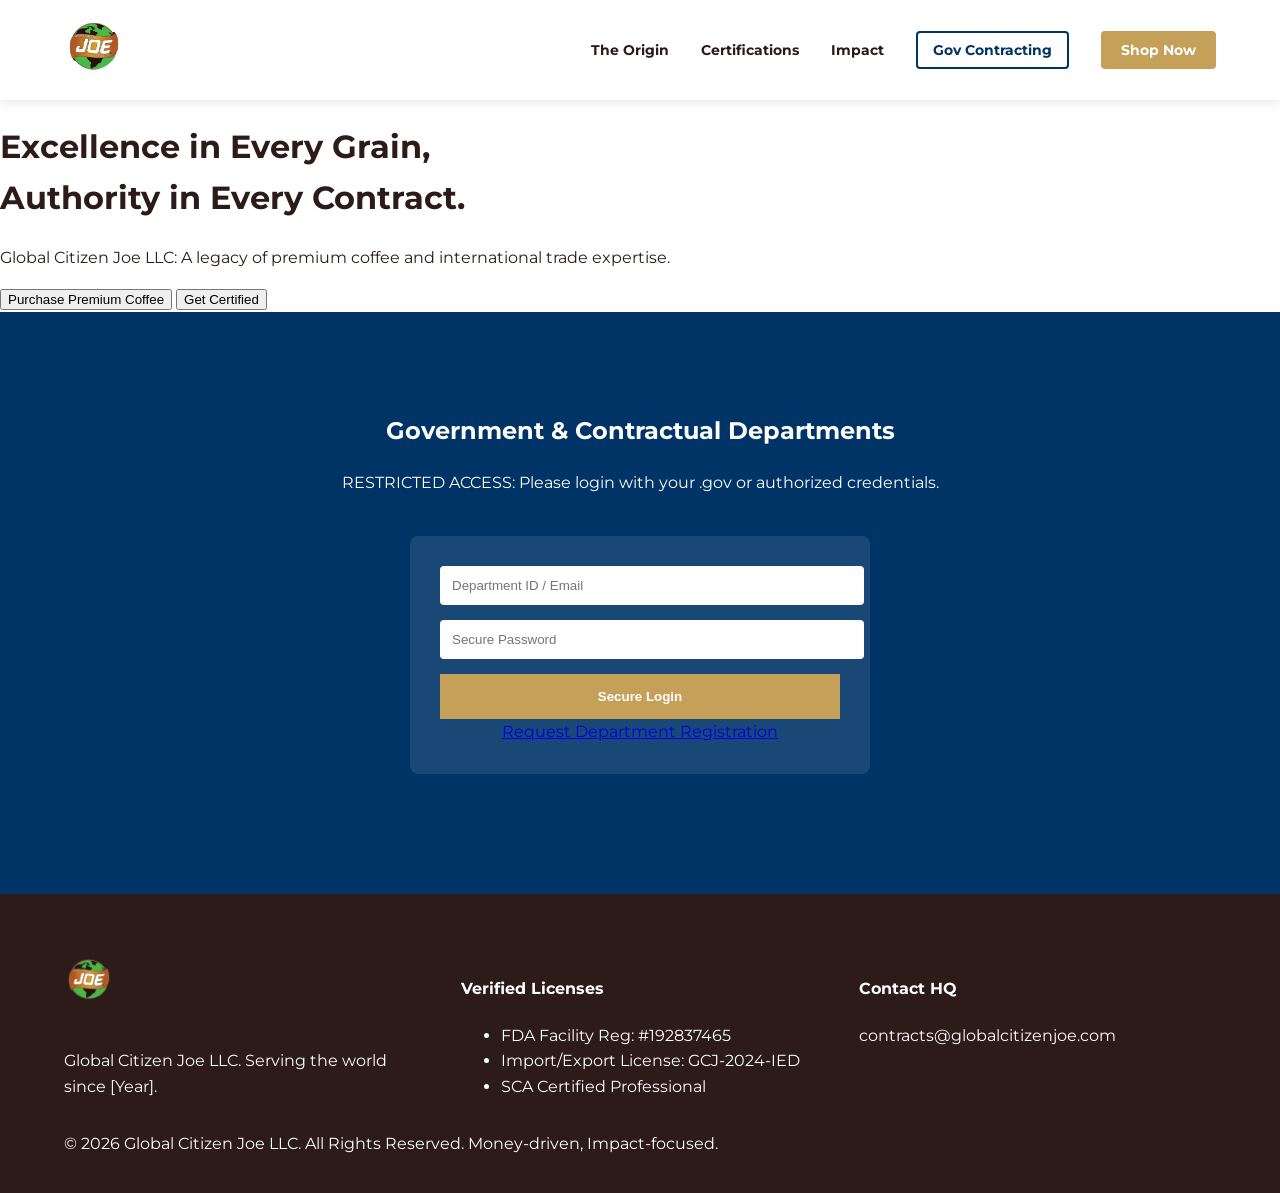
<file: index.html>
<!DOCTYPE html>
<html lang="en">
<head>
    <meta charset="UTF-8">
    <meta name="viewport" content="width=device-width, initial-scale=1.0">
    <title>Global Citizen Joe LLC | Coffee, Logistics & Certification</title>
    <link rel="stylesheet" href="style.css">
    <link href="https://fonts.googleapis.com/css2?family=Montserrat:wght@400;700&family=Playfair+Display:wght@700&display=swap" rel="stylesheet">
</head>
<body>

    <nav class="navbar">
        <div class="nav-container">
            <div class="logo">
                <img src="GCJJj.png" alt="Global Citizen Joe Logo">
            </div>
            <ul class="nav-links">
                <li><a href="#origin">The Origin</a></li>
                <li><a href="#certifications">Certifications</a></li>
                <li><a href="#sustainability">Impact</a></li>
                <li><a href="#government" class="gov-btn">Gov Contracting</a></li>
                <li><a href="#shop" class="shop-btn">Shop Now</a></li>
            </ul>
        </div>
    </nav>

    <header class="hero">
        <div class="hero-content">
            <h1>Excellence in Every Grain, <br>Authority in Every Contract.</h1>
            <p>Global Citizen Joe LLC: A legacy of premium coffee and international trade expertise.</p>
            <div class="hero-cta">
                <button onclick="location.href='#shop'">Purchase Premium Coffee</button>
                <button class="secondary" onclick="location.href='#certifications'">Get Certified</button>
            </div>
        </div>
    </header>

    <section id="government" class="gov-section">
        <div class="container">
            <h2>Government & Contractual Departments</h2>
            <p class="warning">RESTRICTED ACCESS: Please login with your .gov or authorized credentials.</p>
            <div class="gov-auth-box">
                <input type="text" placeholder="Department ID / Email">
                <input type="password" placeholder="Secure Password">
                <button class="gov-login-btn">Secure Login</button>
                <a href="#" class="reg-link">Request Department Registration</a>
            </div>
        </div>
    </section>

    <footer>
        <div class="footer-grid">
            <div class="footer-info">
                <img src="GCJJj.png" alt="GCJ Logo" class="footer-logo">
                <p>Global Citizen Joe LLC. Serving the world since [Year].</p>
            </div>
            <div class="footer-certs">
                <h4>Verified Licenses</h4>
                <ul>
                    <li>FDA Facility Reg: #192837465</li>
                    <li>Import/Export License: GCJ-2024-IED</li>
                    <li>SCA Certified Professional</li>
                </ul>
            </div>
            <div class="footer-contact">
                <h4>Contact HQ</h4>
                <p>contracts@globalcitizenjoe.com</p>
            </div>
        </div>
        <div class="footer-bottom">
            <p>&copy; 2026 Global Citizen Joe LLC. All Rights Reserved. Money-driven, Impact-focused.</p>
        </div>
    </footer>

</body>
</html>
</file>
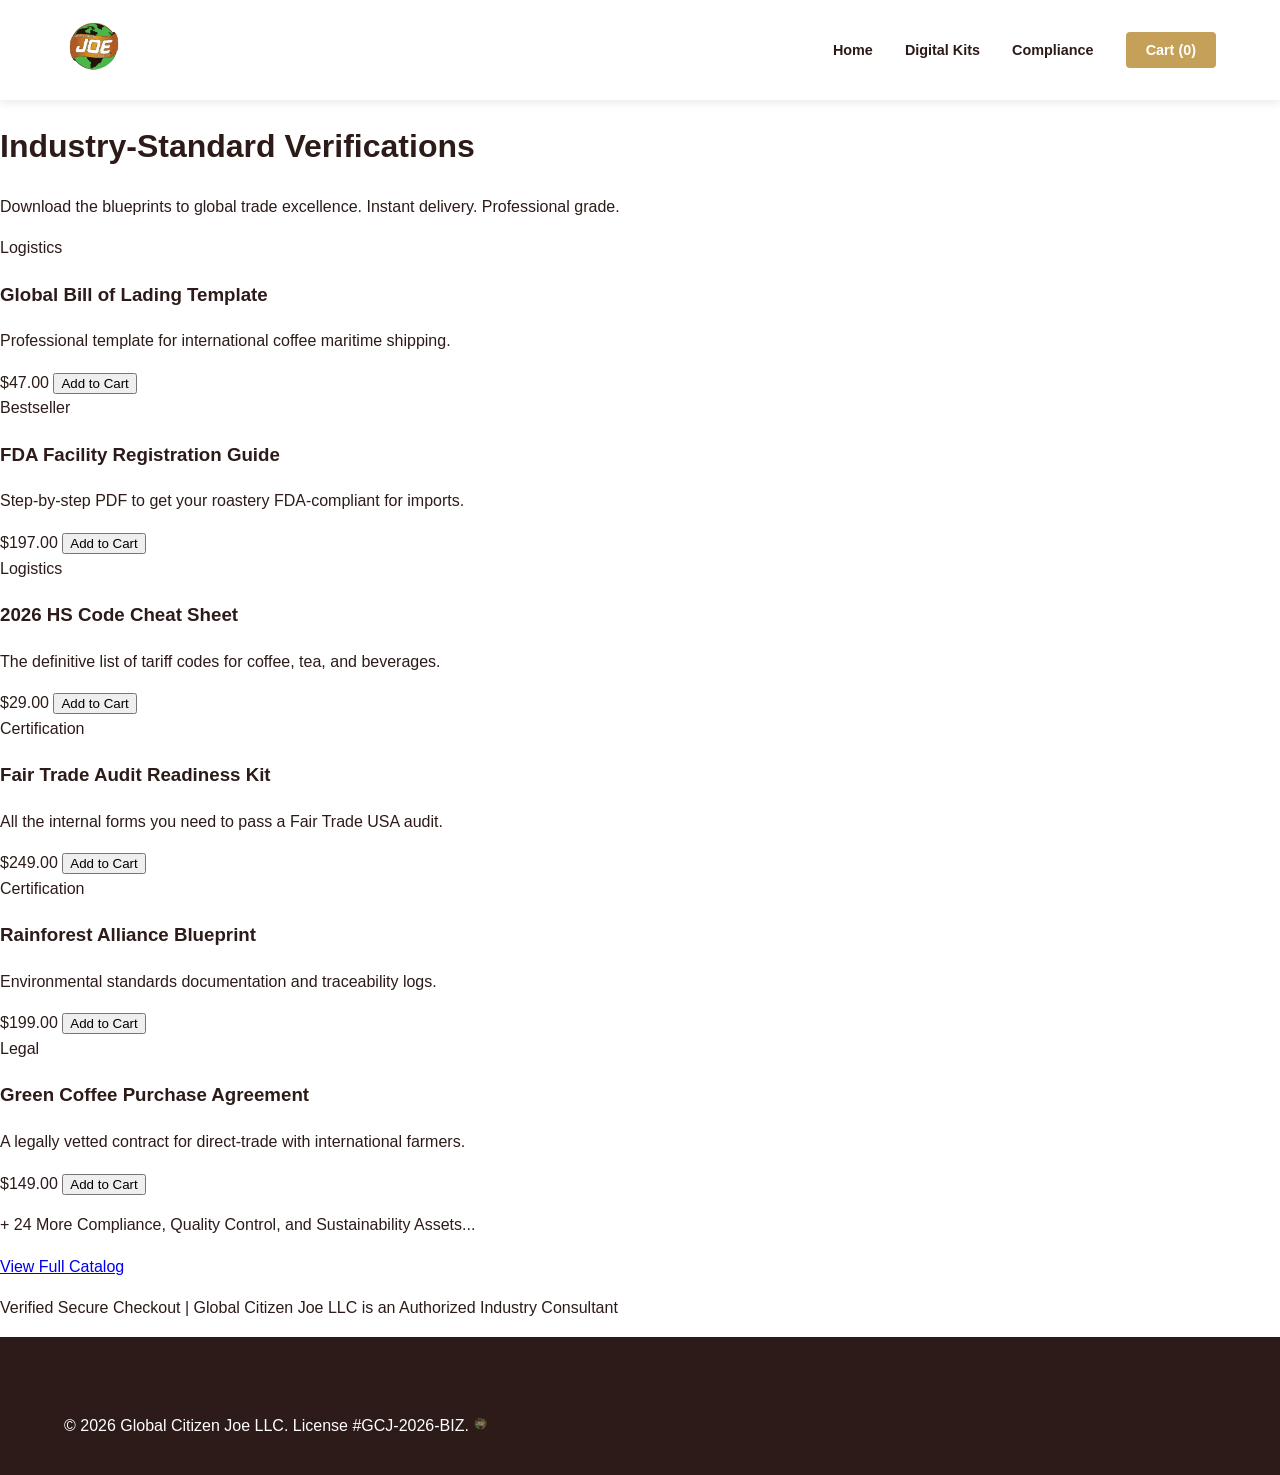
<file: shop.html>
<!DOCTYPE html>
<html lang="en">
<head>
    <meta charset="UTF-8">
    <meta name="viewport" content="width=device-width, initial-scale=1.0">
    <title>Compliance & Certification Shop | Global Citizen Joe LLC</title>
    <link rel="stylesheet" href="style.css">
</head>
<body>

    <nav class="navbar">
        <div class="nav-container">
            <div class="logo"><img src="GCJJj.png" alt="GCJ Logo"></div>
            <ul class="nav-links">
                <li><a href="index.html">Home</a></li>
                <li><a href="#digital-kits">Digital Kits</a></li>
                <li><a href="#compliance">Compliance</a></li>
                <li><a href="#" class="shop-btn">Cart (0)</a></li>
            </ul>
        </div>
    </nav>

    <header class="shop-hero">
        <div class="container">
            <h1>Industry-Standard Verifications</h1>
            <p>Download the blueprints to global trade excellence. Instant delivery. Professional grade.</p>
        </div>
    </header>

    <section id="digital-kits" class="shop-section">
        <div class="container">
            <div class="product-grid">
                
                <div class="product-card">
                    <span class="tag">Logistics</span>
                    <h3>Global Bill of Lading Template</h3>
                    <p>Professional template for international coffee maritime shipping.</p>
                    <span class="price">$47.00</span>
                    <button class="buy-btn">Add to Cart</button>
                </div>

                <div class="product-card highlight">
                    <span class="tag">Bestseller</span>
                    <h3>FDA Facility Registration Guide</h3>
                    <p>Step-by-step PDF to get your roastery FDA-compliant for imports.</p>
                    <span class="price">$197.00</span>
                    <button class="buy-btn">Add to Cart</button>
                </div>

                <div class="product-card">
                    <span class="tag">Logistics</span>
                    <h3>2026 HS Code Cheat Sheet</h3>
                    <p>The definitive list of tariff codes for coffee, tea, and beverages.</p>
                    <span class="price">$29.00</span>
                    <button class="buy-btn">Add to Cart</button>
                </div>

                <div class="product-card">
                    <span class="tag">Certification</span>
                    <h3>Fair Trade Audit Readiness Kit</h3>
                    <p>All the internal forms you need to pass a Fair Trade USA audit.</p>
                    <span class="price">$249.00</span>
                    <button class="buy-btn">Add to Cart</button>
                </div>

                <div class="product-card">
                    <span class="tag">Certification</span>
                    <h3>Rainforest Alliance Blueprint</h3>
                    <p>Environmental standards documentation and traceability logs.</p>
                    <span class="price">$199.00</span>
                    <button class="buy-btn">Add to Cart</button>
                </div>

                <div class="product-card">
                    <span class="tag">Legal</span>
                    <h3>Green Coffee Purchase Agreement</h3>
                    <p>A legally vetted contract for direct-trade with international farmers.</p>
                    <span class="price">$149.00</span>
                    <button class="buy-btn">Add to Cart</button>
                </div>

                <div class="product-placeholder">
                    <p>+ 24 More Compliance, Quality Control, and Sustainability Assets...</p>
                    <a href="#">View Full Catalog</a>
                </div>

            </div>
        </div>
    </section>

    <section class="trust-bar">
        <div class="container">
            <p>Verified Secure Checkout | Global Citizen Joe LLC is an Authorized Industry Consultant</p>
        </div>
    </section>

    <footer>
        <div class="footer-bottom">
            <p>&copy; 2026 Global Citizen Joe LLC. License #GCJ-2026-BIZ. 
               <img src="GCJJj.png" height="15" style="opacity: 0.5;">
            </p>
        </div>
    </footer>

</body>
</html>
</file>
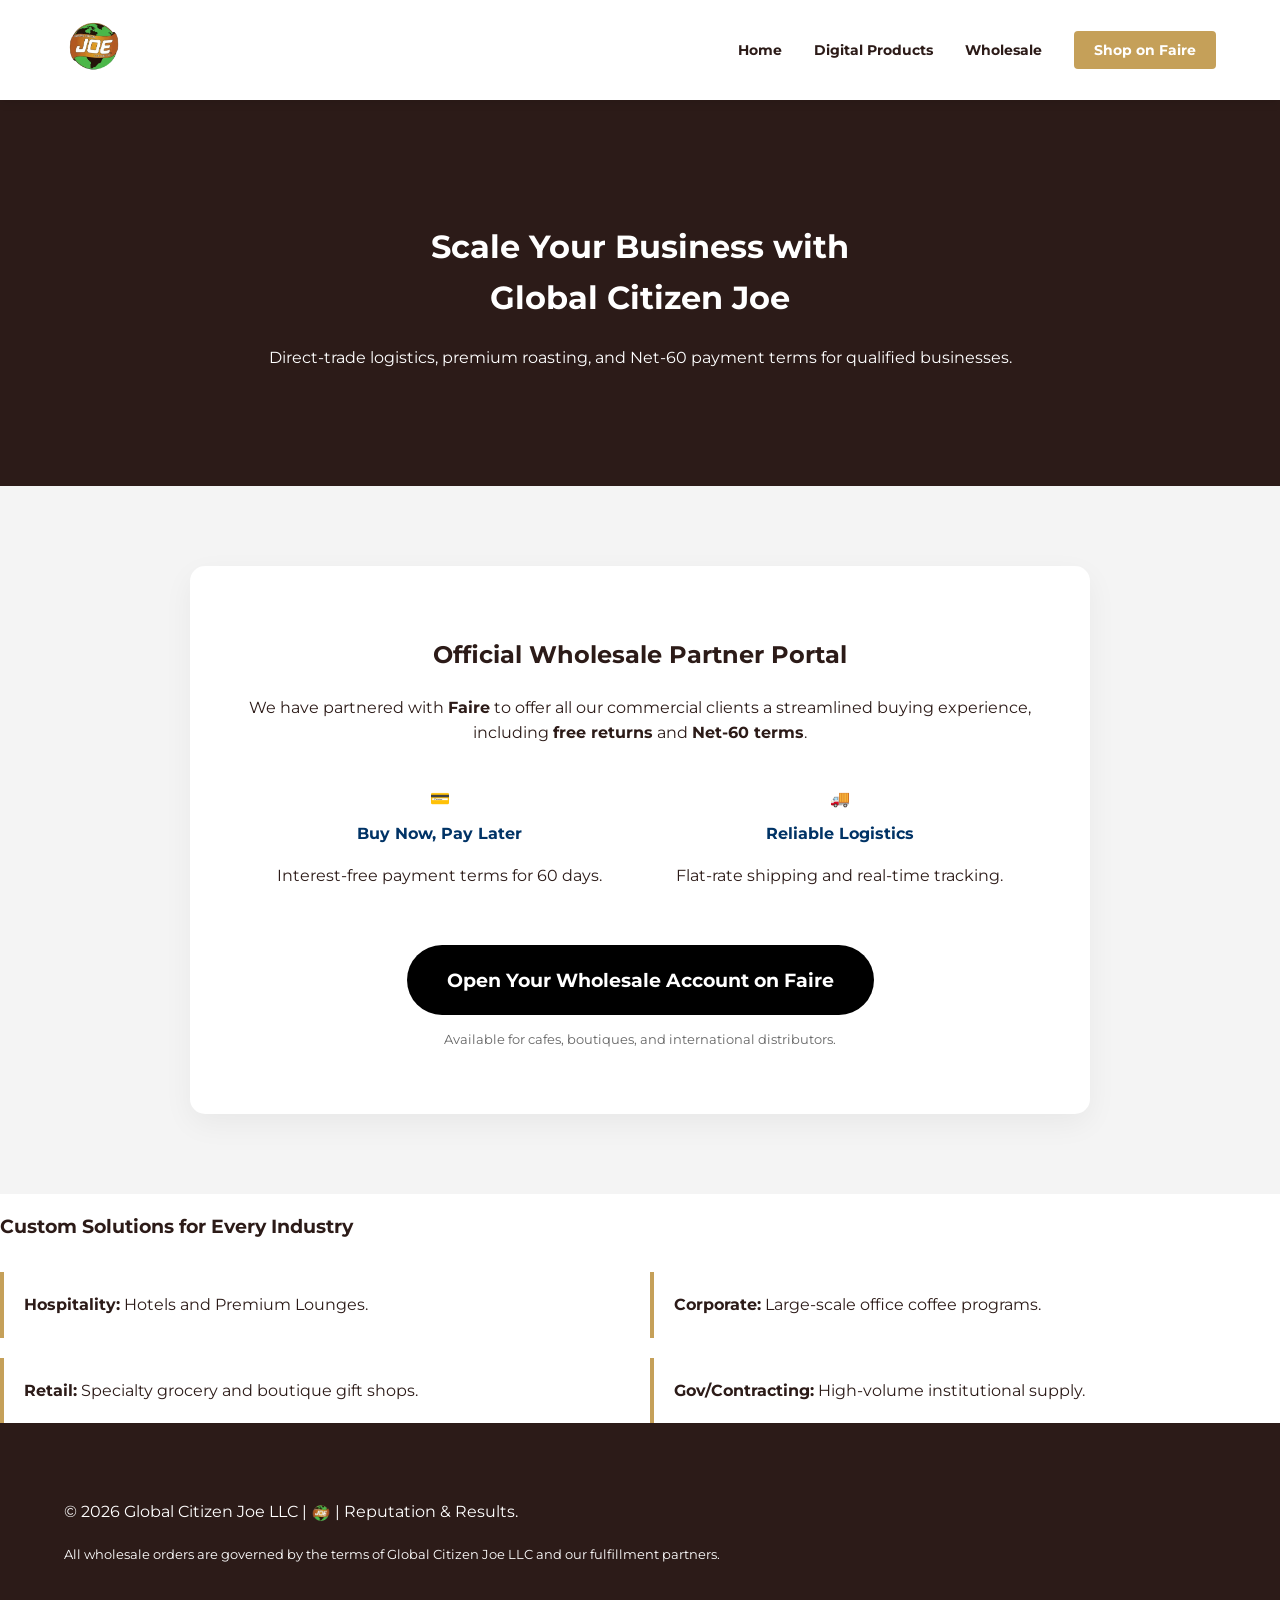
<file: wholesale.html>
<!DOCTYPE html>
<html lang="en">
<head>
    <meta charset="UTF-8">
    <meta name="viewport" content="width=device-width, initial-scale=1.0">
    <title>Wholesale & B2B Portal | Global Citizen Joe LLC</title>
    <link rel="stylesheet" href="style.css">
    <link href="https://fonts.googleapis.com/css2?family=Montserrat:wght@400;700&display=swap" rel="stylesheet">
</head>
<body>

    <nav class="navbar">
        <div class="nav-container">
            <div class="logo"><img src="GCJJj.png" alt="GCJ Logo"></div>
            <ul class="nav-links">
                <li><a href="index.html">Home</a></li>
                <li><a href="shop.html">Digital Products</a></li>
                <li><a href="wholesale.html" class="active">Wholesale</a></li>
                <li><a href="https://faire.com/brand/b_w3r54s3764" class="shop-btn">Shop on Faire</a></li>
            </ul>
        </div>
    </nav>

    <header class="wholesale-hero">
        <div class="container">
            <h1>Scale Your Business with <br>Global Citizen Joe</h1>
            <p>Direct-trade logistics, premium roasting, and Net-60 payment terms for qualified businesses.</p>
        </div>
    </header>

    <section class="faire-section">
        <div class="container">
            <div class="faire-card">
                <h2>Official Wholesale Partner Portal</h2>
                <p>We have partnered with <strong>Faire</strong> to offer all our commercial clients a streamlined buying experience, including <strong>free returns</strong> and <strong>Net-60 terms</strong>.</p>
                
                <div class="faire-benefits">
                    <div class="benefit">
                        <span>💳</span>
                        <h4>Buy Now, Pay Later</h4>
                        <p>Interest-free payment terms for 60 days.</p>
                    </div>
                    <div class="benefit">
                        <span>🚚</span>
                        <h4>Reliable Logistics</h4>
                        <p>Flat-rate shipping and real-time tracking.</p>
                    </div>
                </div>

                <a href="https://faire.com/brand/b_w3r54s3764" class="faire-cta-btn">
                    Open Your Wholesale Account on Faire
                </a>
                <p class="subtext">Available for cafes, boutiques, and international distributors.</p>
            </div>
        </div>
    </section>

    <section class="industries">
        <div class="container">
            <h3>Custom Solutions for Every Industry</h3>
            <div class="industry-grid">
                <div class="ind-item"><strong>Hospitality:</strong> Hotels and Premium Lounges.</div>
                <div class="ind-item"><strong>Corporate:</strong> Large-scale office coffee programs.</div>
                <div class="ind-item"><strong>Retail:</strong> Specialty grocery and boutique gift shops.</div>
                <div class="ind-item"><strong>Gov/Contracting:</strong> High-volume institutional supply.</div>
            </div>
        </div>
    </section>

    <footer>
        <div class="footer-bottom">
            <p>&copy; 2026 Global Citizen Joe LLC | <img src="GCJJj.png" height="20" style="vertical-align: middle;"> | Reputation & Results.</p>
            <p><small>All wholesale orders are governed by the terms of Global Citizen Joe LLC and our fulfillment partners.</small></p>
        </div>
    </footer>

</body>
</html>
</file>
<file: style.css>
:root {
    --primary-gold: #C5A059;
    --deep-coffee: #2C1B18;
    --gov-blue: #003366;
    --white: #FFFFFF;
    --light-grey: #F4F4F4;
}

body {
    margin: 0;
    font-family: 'Montserrat', sans-serif;
    color: var(--deep-coffee);
    line-height: 1.6;
}

/* Navbar */
.navbar {
    background: var(--white);
    padding: 1rem 5%;
    display: flex;
    align-items: center;
    box-shadow: 0 2px 10px rgba(0,0,0,0.1);
    position: sticky;
    top: 0;
    z-index: 1000;
}

.nav-container {
    width: 100%;
    display: flex;
    justify-content: space-between;
    align-items: center;
}

.logo img { height: 60px; }

.nav-links { list-style: none; display: flex; gap: 2rem; align-items: center; }
.nav-links a { text-decoration: none; color: var(--deep-coffee); font-weight: 700; font-size: 0.9rem; }

.gov-btn { border: 2px solid var(--gov-blue); padding: 8px 15px; color: var(--gov-blue) !important; border-radius: 4px; }
.shop-btn { background: var(--primary-gold); color: white !important; padding: 10px 20px; border-radius: 4px; }

/* Government Section */
.gov-section {
    background: var(--gov-blue);
    color: white;
    padding: 80px 10%;
    text-align: center;
}

.gov-auth-box {
    max-width: 400px;
    margin: 40px auto;
    background: rgba(255,255,255,0.1);
    padding: 30px;
    border-radius: 8px;
}

.gov-auth-box input {
    width: 100%;
    padding: 12px;
    margin-bottom: 15px;
    border-radius: 4px;
    border: none;
}

.gov-login-btn {
    width: 100%;
    background: var(--primary-gold);
    color: white;
    border: none;
    padding: 15px;
    font-weight: bold;
    cursor: pointer;
}

/* Footer */
footer {
    background: var(--deep-coffee);
    color: var(--white);
    padding: 60px 5% 20px;
}

.footer-grid {
    display: grid;
    grid-template-columns: repeat(3, 1fr);
    gap: 40px;
}

.footer-logo { height: 50px; margin-bottom: 20px; }
/* Community Specific Styles */
.impact-hero {
    background: linear-gradient(rgba(0,0,0,0.7), rgba(0,0,0,0.7)), url('community-bg.jpg');
    background-size: cover;
    color: white;
    padding: 100px 10%;
    text-align: center;
}

.gold-text { color: var(--primary-gold); }

.events-grid {
    display: grid;
    grid-template-columns: repeat(auto-fit, minmax(250px, 1fr));
    gap: 30px;
    margin-top: 40px;
}

.event-card {
    background: var(--light-grey);
    padding: 30px;
    border-top: 4px solid var(--primary-gold);
    transition: transform 0.3s;
}

.event-card:hover { transform: translateY(-10px); }

.innovation-section {
    background: var(--deep-coffee);
    color: white;
    padding: 80px 10%;
}

.split-view {
    display: flex;
    gap: 50px;
    align-items: center;
}

.innovation-list {
    list-style: none;
    padding: 0;
}

.innovation-list li {
    margin-bottom: 15px;
    padding-left: 25px;
    position: relative;
}

.innovation-list li::before {
    content: '✓';
    position: absolute;
    left: 0;
    color: var(--primary-gold);
}

.cta-final {
    padding: 100px 10%;
    text-align: center;
    background: var(--white);
}
/* Wholesale Page Styling */
.wholesale-hero {
    background: var(--deep-coffee);
    color: white;
    padding: 100px 10%;
    text-align: center;
}

.faire-section {
    padding: 80px 10%;
    background: var(--light-grey);
}

.faire-card {
    background: white;
    padding: 50px;
    border-radius: 15px;
    box-shadow: 0 10px 30px rgba(0,0,0,0.05);
    text-align: center;
    max-width: 800px;
    margin: 0 auto;
}

.faire-benefits {
    display: flex;
    justify-content: space-around;
    margin: 40px 0;
}

.benefit h4 { margin: 10px 0 5px; color: var(--gov-blue); }

.faire-cta-btn {
    display: inline-block;
    background: #000000; /* Faire-inspired Black */
    color: white;
    padding: 20px 40px;
    text-decoration: none;
    font-weight: bold;
    border-radius: 50px;
    font-size: 1.2rem;
    transition: background 0.3s;
}

.faire-cta-btn:hover {
    background: var(--primary-gold);
}

.industry-grid {
    display: grid;
    grid-template-columns: repeat(2, 1fr);
    gap: 20px;
    margin-top: 30px;
}

.ind-item {
    background: white;
    padding: 20px;
    border-left: 4px solid var(--primary-gold);
}

.subtext { font-size: 0.8rem; margin-top: 15px; color: #666; }
</file>
